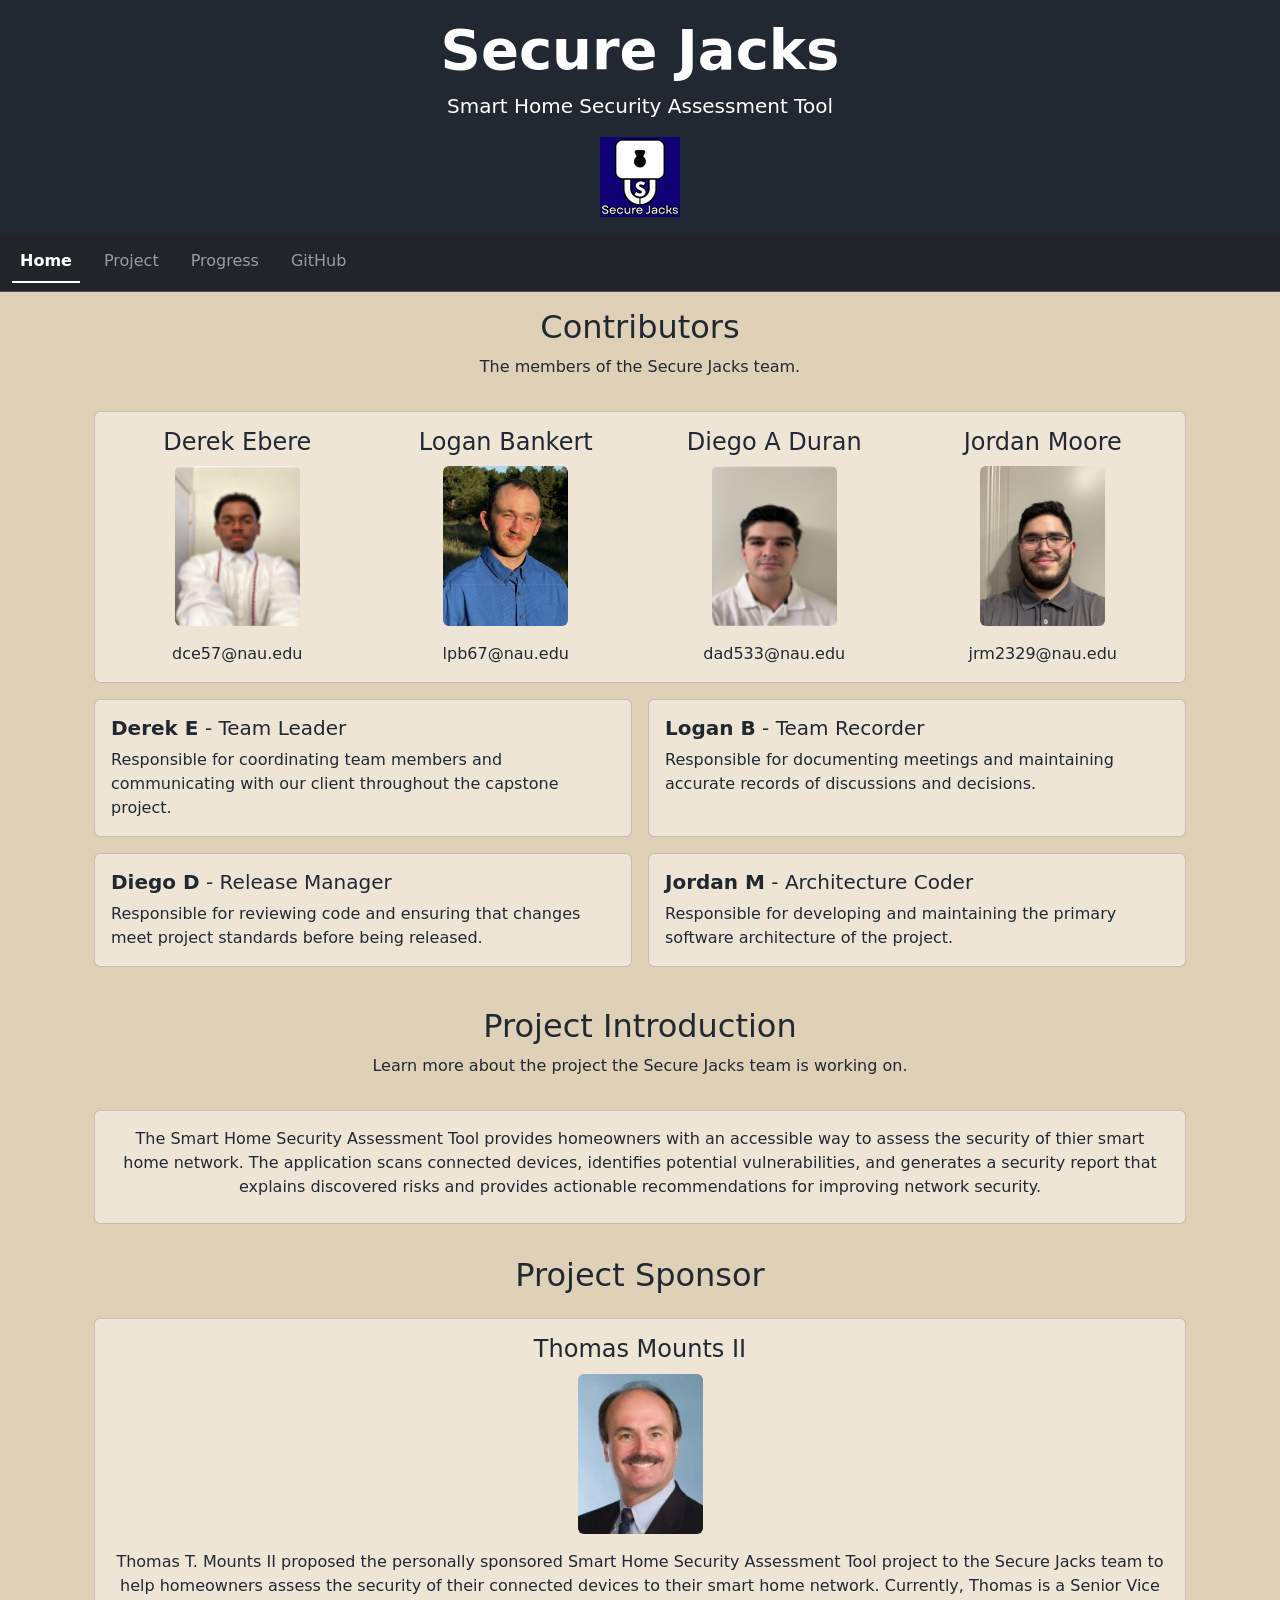
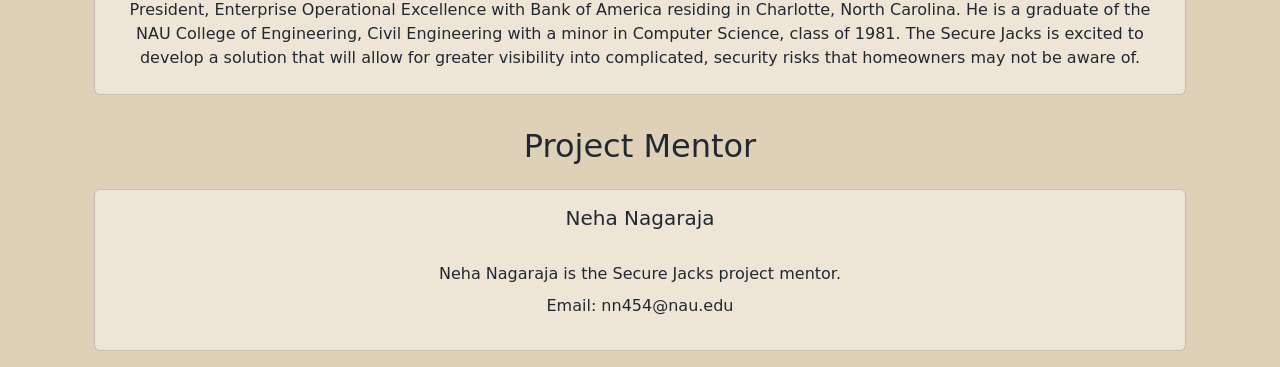
<file: index.html>
<!DOCTYPE html>
<html lang="en">
<head>
    <meta charset="UTF-8">
    <meta name="viewport" content="width=device-width, initial-scale=1.0">
    <title>Secure Jacks Website</title>
   
    <!-- Bootstrap and personal CSS -->
    <link href="https://cdn.jsdelivr.net/npm/bootstrap@5.3.3/dist/css/bootstrap.min.css" rel="stylesheet">
    <link rel="stylesheet" href="./styles/styles.css">
</head>
<body>
    <header class="text-center">
        <div class="container pt-3">
            <h1 class="display-4 fw-bold">Secure Jacks</h1>
            <p class="lead">Smart Home Security Assessment Tool</p>
            <img src="./images/TeamLogo.png" alt="Secure Jacks Team Logo" class="mb-3 teamLogo">
        </div>

        <nav class="navbar navbar-expand-lg bg-dark border-bottom border-body" data-bs-theme="dark">
            <div class="container-fluid">
                <button class="navbar-toggler mx-auto" type="button" data-bs-toggle="collapse" data-bs-target="#navbarNav" aria-controls="navbarNav" aria-expanded="false" aria-label="Toggle navigation">
                    <span class="navbar-toggler-icon"></span>
                </button>
                <div class="collapse navbar-collapse" id="navbarNav">
                <ul class="navbar-nav nav-underline">
                    <li class="nav-item">
                    <a class="nav-link active" aria-current="page" href="./index.html">Home</a>
                    </li>
                    <li class="nav-item">
                    <a class="nav-link" href="./project.html">Project</a>
                    </li>
                    <li class="nav-item">
                    <a class="nav-link" href="./progress.html">Progress</a>
                    </li>
                    <li class="nav-item">
                    <a class="nav-link" href="./codebase.html">GitHub</a>
                    </li>
                </ul>
                </div>
            </div>
        </nav>
    </header>
    
    <!-- main content of site -->
    <main class="container">

        <!-- Contributor Section -->
        <section>
            <div class="text-center py-3">
                <h2>Contributors</h2>
                <p>The members of the Secure Jacks team.</p>
            </div>

            <div class="container mb-3">
                <div class="card">
                    <div class="card-body">
                        <!-- g-3 adds responsive spacing between vertical stacked cards -->
                        <div class="row text-center g-3">
                            <div class="col-12 col-md-3">
                                <h4>Derek Ebere</h4>
                                <img src="./images/derek.png" alt="Derek Ebere" class="memberImage img-fluid rounded">
                                <p class="mt-3 mb-0">dce57@nau.edu</p>
                            </div>

                            <div class="col-12 col-md-3">
                                <h4>Logan Bankert</h4>
                                <img src="./images/logan.png" alt="Logan Bankert" class="memberImage img-fluid rounded">
                                <p class="mt-3 mb-0">lpb67@nau.edu</p>
                            </div>

                            <div class="col-12 col-md-3">
                                <h4>Diego A Duran</h4>
                                <img src="./images/diego.png" alt="Diego A Duran" class="memberImage img-fluid rounded">
                                <p class="mt-3 mb-0">dad533@nau.edu</p>
                            </div>

                            <div class="col-12 col-md-3">
                                <h4>Jordan Moore</h4>
                                <img src="./images/updated_jordan.png" alt="Jordan Moore" class="memberImage img-fluid rounded">
                                <p class="mt-3 mb-0">jrm2329@nau.edu</p>
                            </div>
                        </div>
                    </div>
                </div>
            </div>
        </section>

        <!--Team Details Section-->
        <div class="container mb-4">
            <div class="row g-3">

                <div class="col-md-6">
                    <div class="card h-100">
                        <div class="card-body">
                            <h5 class="card-title"><strong>Derek E</strong> - Team Leader</h5>
                            <p class="card-text">
                                Responsible for coordinating team members and communicating
                                with our client throughout the capstone project.
                            </p>
                        </div>
                    </div>
                </div>

                <div class="col-md-6">
                    <div class="card h-100">
                        <div class="card-body">
                            <h5 class="card-title"><strong>Logan B</strong> - Team Recorder</h5>
                            <p class="card-text">
                                Responsible for documenting meetings and maintaining accurate
                                records of discussions and decisions.
                            </p>
                        </div>
                    </div>
                </div>

                <div class="col-md-6">
                    <div class="card h-100">
                        <div class="card-body">
                            <h5 class="card-title"><strong>Diego D</strong> - Release Manager</h5>
                            <p class="card-text">
                                Responsible for reviewing code and ensuring that changes meet
                                project standards before being released.
                            </p>
                        </div>
                    </div>
                </div>

                <div class="col-md-6">
                    <div class="card h-100">
                        <div class="card-body">
                            <h5 class="card-title"><strong>Jordan M</strong> - Architecture Coder</h5>
                            <p class="card-text">
                                Responsible for developing and maintaining the primary software
                                architecture of the project.
                            </p>
                        </div>
                    </div>
                </div>

            </div>
        </div>

        <!-- Project Introduction Section -->
        <section>
            <div class="text-center py-3">
                <h2>Project Introduction</h2>
                <p>Learn more about the project the Secure Jacks team is working on.</p>
            </div>

            <div class="container mb-3">
                <div class="card">
                    <div class="card-body">
                        <div class="row text-center">
                            <p class="mb-2">The Smart Home Security Assessment Tool provides homeowners with an accessible way to assess the 
                                security of thier smart home network. The application scans connected devices, identifies potential vulnerabilities, 
                                and generates a security report that explains discovered risks and provides actionable recommendations for improving network security.
							</p>
                        </div>
                    </div>
                </div>
            </div>
        </section>

        <!-- Sponsor information Section -->
        <section>
            <div class="text-center py-3">
                <h2>Project Sponsor</h2>
            </div>

            <div class="container mb-3">
                <div class="card">
                    <div class="text-center g-3">
                        <h4 class="pt-3">Thomas Mounts II</h4>
                        <img src="./images/thomasmounts.jpg" alt="Thomas Mounts II" class="memberImage img-fluid rounded">
                    </div>
                    <div class="card-body">
                        <div class="row text-center">
                            <p class="mb-2">Thomas T. Mounts II proposed the personally sponsored Smart Home Security Assessment Tool project to the Secure Jacks team to help homeowners assess the security of their connected devices to their smart home network. Currently, Thomas is a Senior Vice President, Enterprise Operational Excellence with Bank of America residing in Charlotte, North Carolina. He is a graduate of the NAU College of Engineering,  Civil Engineering with a minor in Computer Science, class of 1981. The Secure Jacks is excited to develop a solution that will allow for greater visibility into complicated, security risks that homeowners may not be aware of.
							</p>
                        </div>
                    </div>
                </div>
            </div>
        </section>

        <!-- Project mentor section -->
        <section>
            <div class="text-center py-3">
                <h2>Project Mentor</h2>
            </div>

            <div class="container mb-3">
                <div class="card">
                    <div class="card-title">
                        <h5 class="text-center pt-3">Neha Nagaraja</h5>
                    </div>
                    <div class="card-body">
                        <div class="row text-center">
                            <p class="mb-2">Neha Nagaraja is the Secure Jacks project mentor.</p>
                            <p>Email: nn454@nau.edu</p>
                        </div>
                    </div>
                </div>
            </div>
        </section>
    </main>

    <!-- Required for mobile navigation toggling -->
    <script src="https://cdn.jsdelivr.net/npm/bootstrap@5.3.3/dist/js/bootstrap.bundle.min.js"></script>
</body>
</html>
</file>
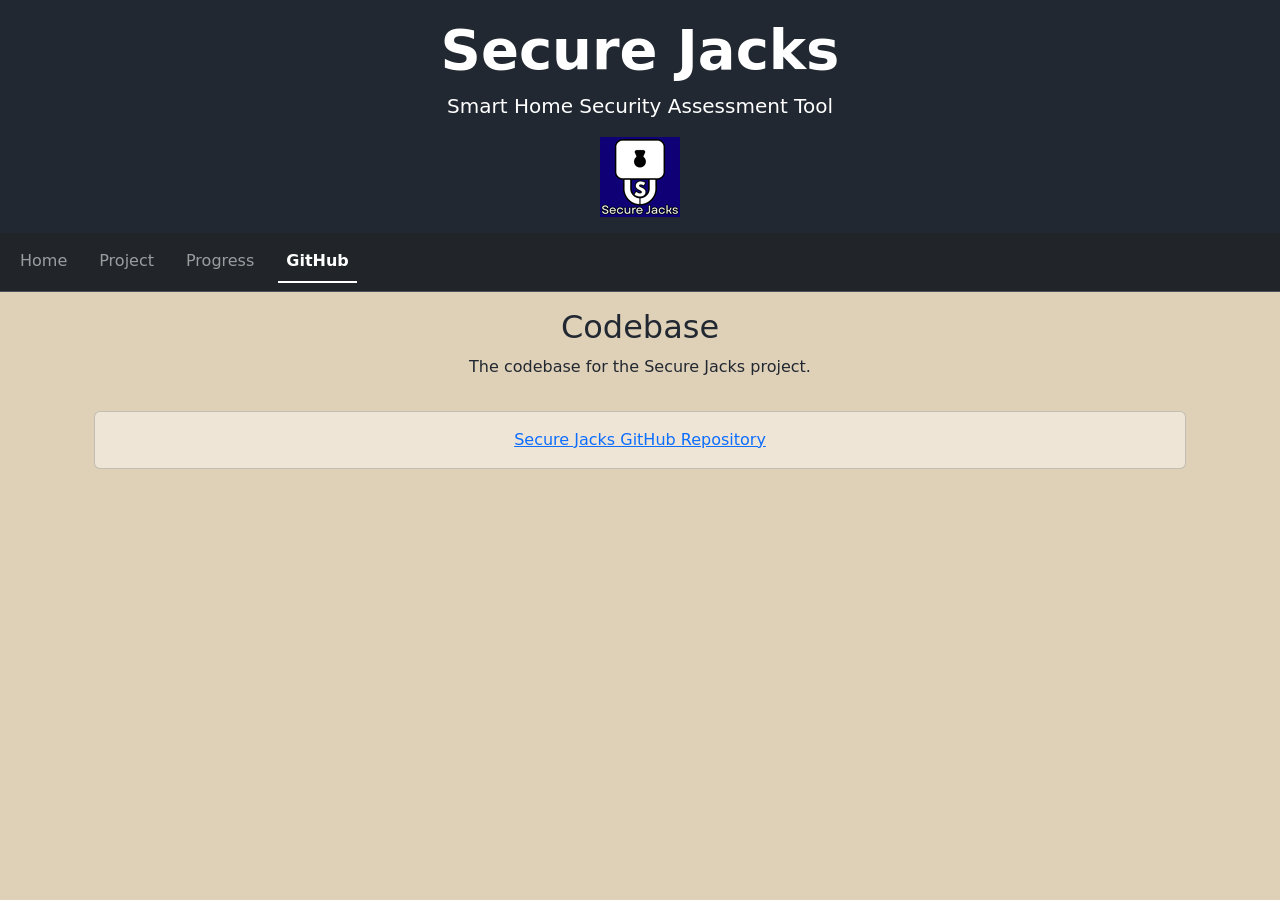
<file: codebase.html>
<!DOCTYPE html>
<html lang="en">
<head>
    <meta charset="UTF-8">
    <meta name="viewport" content="width=device-width, initial-scale=1.0">
    <title>Secure Jacks Website</title>
   
    <!-- Bootstrap and personal CSS -->
    <link href="https://cdn.jsdelivr.net/npm/bootstrap@5.3.3/dist/css/bootstrap.min.css" rel="stylesheet">
    <link rel="stylesheet" href="./styles/styles.css">
</head>
<body>
    <header class="text-center">
        <div class="container pt-3">
            <h1 class="display-4 fw-bold">Secure Jacks</h1>
            <p class="lead">Smart Home Security Assessment Tool</p>
            <img src="./images/TeamLogo.png" alt="Secure Jacks Team Logo" class="mb-3 teamLogo">
        </div>

        <nav class="navbar navbar-expand-lg bg-dark border-bottom border-body" data-bs-theme="dark">
            <div class="container-fluid">
                <button class="navbar-toggler mx-auto" type="button" data-bs-toggle="collapse" data-bs-target="#navbarNav" aria-controls="navbarNav" aria-expanded="false" aria-label="Toggle navigation">
                    <span class="navbar-toggler-icon"></span>
                </button>
                <div class="collapse navbar-collapse" id="navbarNav">
                <ul class="navbar-nav nav-underline">
                    <li class="nav-item">
                    <a class="nav-link" aria-current="page" href="./index.html">Home</a>
                    </li>
                    <li class="nav-item">
                    <a class="nav-link" href="./project.html">Project</a>
                    </li>
                    <li class="nav-item">
                    <a class="nav-link" href="./progress.html">Progress</a>
                    </li>
                    <li class="nav-item">
                    <a class="nav-link active" href="./codebase.html">GitHub</a>
                    </li>
                </ul>
                </div>
            </div>
        </nav>
    </header>
    
    <!-- main content of site -->
    <main class="container">

        <!-- Codebase section-->
        <section>
            <div class="text-center py-3">
                <h2>Codebase</h2>
                <p>The codebase for the Secure Jacks project.</p>
            </div>

            <div class="container mb-3">
                <div class="card">
                    <div class="card-body">
                        <div class="row text-center">
                            <p class="mb-0">
                                <a href="https://github.com/loganb7869/SmartHomeSecurityAssessmentTool" target="_blank">
                                    Secure Jacks GitHub Repository
                                </a>
                            </p>
                        </div>
                    </div>
                </div>
            </div>
        </section>
    </main>

    <!-- Required for mobile navbar toggling -->
    <script src="https://cdn.jsdelivr.net/npm/bootstrap@5.3.3/dist/js/bootstrap.bundle.min.js"></script>
</body>
</html>
</file>
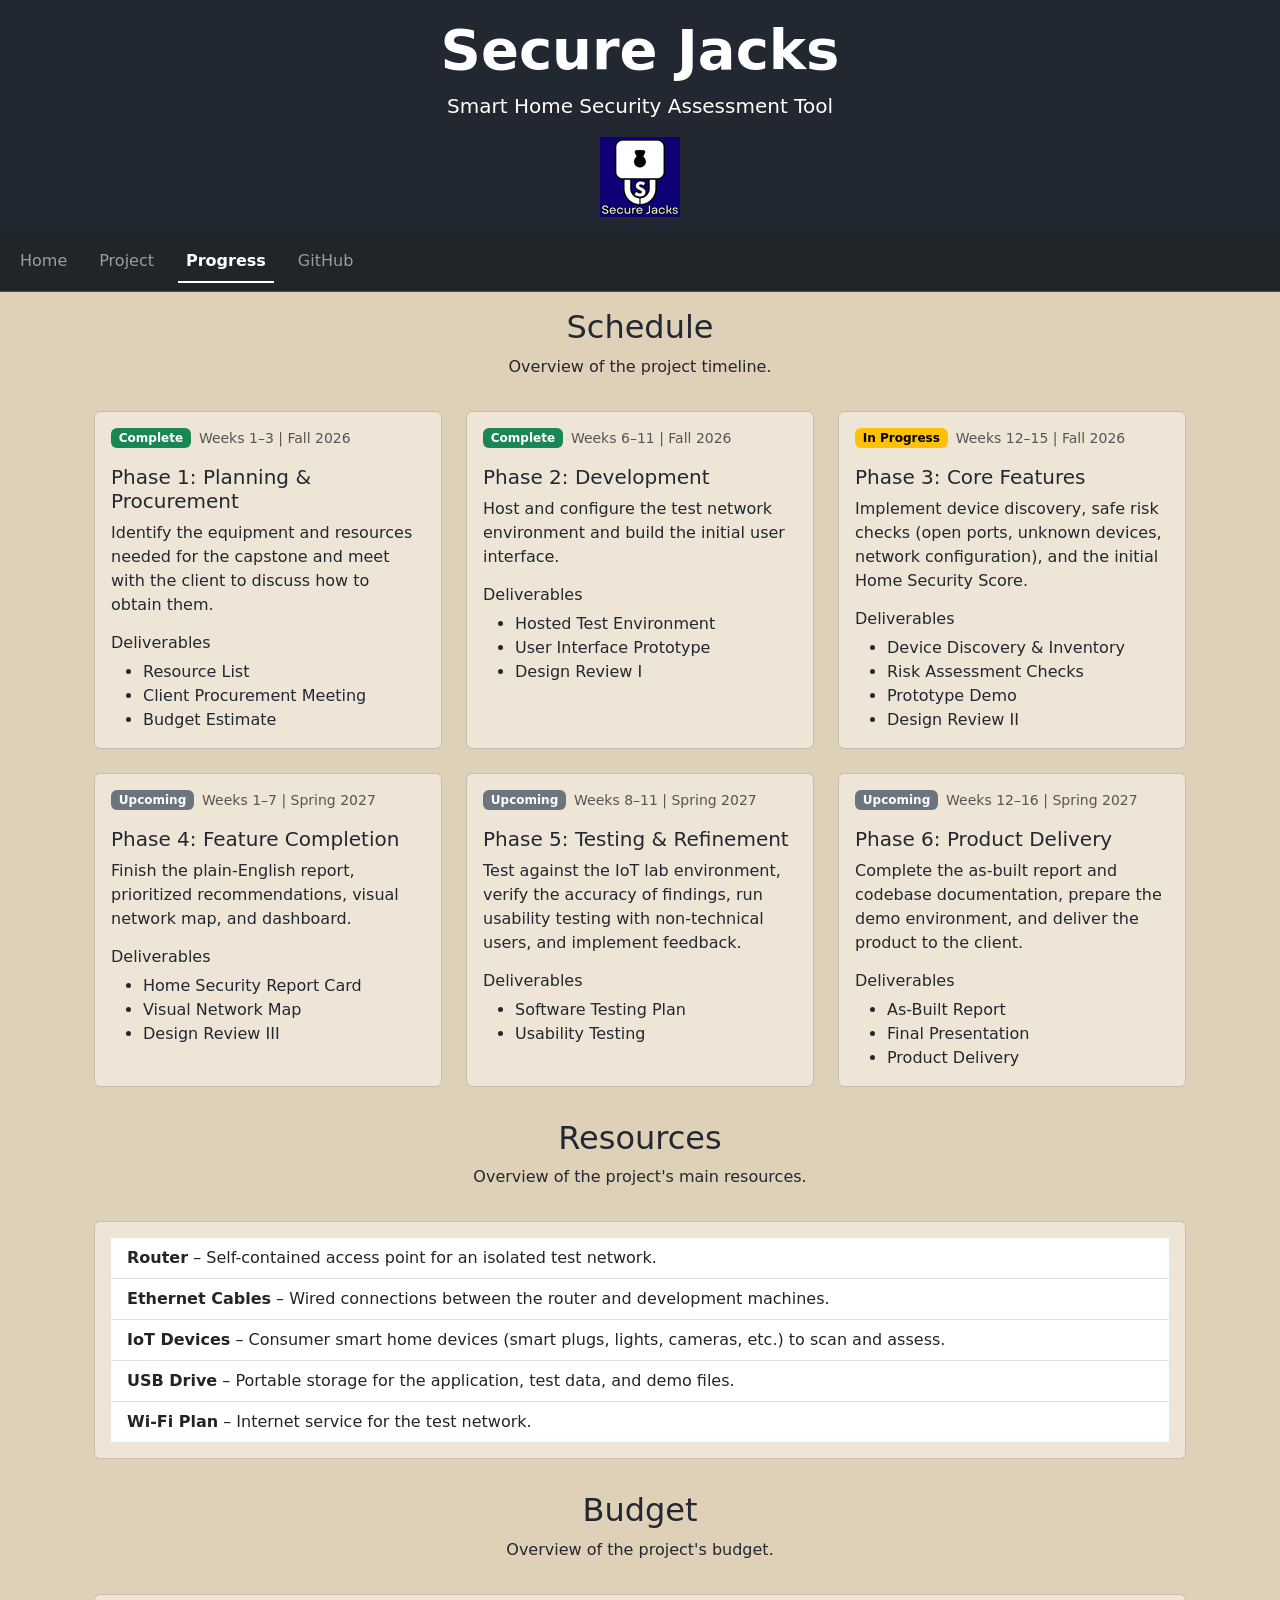
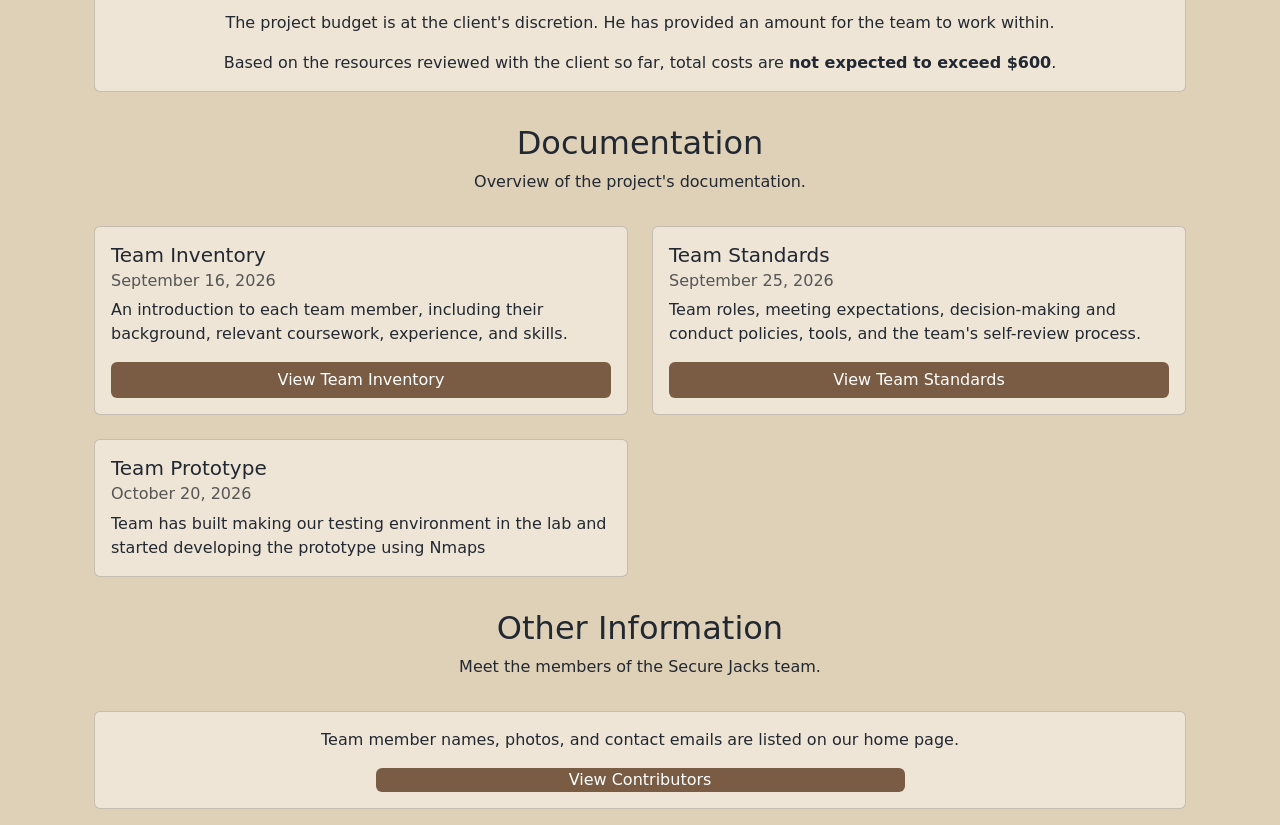
<file: progress.html>
<!DOCTYPE html>
<html lang="en">
<head>
    <meta charset="UTF-8">
    <meta name="viewport" content="width=device-width, initial-scale=1.0">
    <title>Secure Jacks Website</title>
   
    <!-- Bootstrap and personal CSS -->
    <link href="https://cdn.jsdelivr.net/npm/bootstrap@5.3.3/dist/css/bootstrap.min.css" rel="stylesheet">
    <link rel="stylesheet" href="./styles/styles.css">
</head>
<body>
    <header class="text-center">
        <div class="container pt-3">
            <h1 class="display-4 fw-bold">Secure Jacks</h1>
            <p class="lead">Smart Home Security Assessment Tool</p>
            <img src="./images/TeamLogo.png" alt="Secure Jacks Team Logo" class="mb-3 teamLogo">
        </div>

        <nav class="navbar navbar-expand-lg bg-dark border-bottom border-body" data-bs-theme="dark">
            <div class="container-fluid">
                <button class="navbar-toggler mx-auto" type="button" data-bs-toggle="collapse" data-bs-target="#navbarNav" aria-controls="navbarNav" aria-expanded="false" aria-label="Toggle navigation">
                    <span class="navbar-toggler-icon"></span>
                </button>
                <div class="collapse navbar-collapse" id="navbarNav">
                <ul class="navbar-nav nav-underline">
                    <li class="nav-item">
                    <a class="nav-link" aria-current="page" href="./index.html">Home</a>
                    </li>
                    <li class="nav-item">
                    <a class="nav-link" href="./project.html">Project</a>
                    </li>
                    <li class="nav-item">
                    <a class="nav-link active" href="./progress.html">Progress</a>
                    </li>
                    <li class="nav-item">
                    <a class="nav-link" href="./codebase.html">GitHub</a>
                    </li>
                </ul>
                </div>
            </div>
        </nav>
    </header>
    
    <!-- main content of site -->
    <main class="container">

        <!-- Schedule section-->
        <section>
            <div class="text-center py-3">
                <h2>Schedule</h2>
                <p>Overview of the project timeline.</p>
            </div>
 
            <div class="container mb-3">
                <div class="row row-cols-1 row-cols-md-2 row-cols-lg-3 g-4">
 
                    <!-- Phase 1 -->
                    <div class="col">
                        <div class="card card-body h-100">
                            <div class="d-flex align-items-center gap-2 mb-3">
                                <span class="badge text-bg-success">Complete</span>
                                <span class="small text-body-secondary">Weeks 1&ndash;3 | Fall 2026</span>
                            </div>
                            <h5>Phase 1: Planning &amp; Procurement</h5>
                            <p>Identify the equipment and resources needed for the capstone and meet with the client to discuss how to obtain them.</p>
                            <h6>Deliverables</h6>
                            <ul class="mb-0">
                                <li>Resource List</li>
                                <li>Client Procurement Meeting</li>
                                <li>Budget Estimate</li>
                            </ul>
                        </div>
                    </div>
 
                    <!-- Phase 2 -->
                    <div class="col">
                        <div class="card card-body h-100">
                            <div class="d-flex align-items-center gap-2 mb-3">
                                <span class="badge text-bg-success">Complete</span>
                                <span class="small text-body-secondary">Weeks 6&ndash;11 | Fall 2026</span>
                            </div>
                            <h5>Phase 2: Development</h5>
                            <p>Host and configure the test network environment and build the initial user interface.</p>
                            <h6>Deliverables</h6>
                            <ul class="mb-0">
                                <li>Hosted Test Environment</li>
                                <li>User Interface Prototype</li>
                                <li>Design Review I</li>
                            </ul>
                        </div>
                    </div>
 
                    <!-- Phase 3 -->
                    <div class="col">
                        <div class="card card-body h-100">
                            <div class="d-flex align-items-center gap-2 mb-3">
                                <span class="badge text-bg-warning">In Progress</span>
                                <span class="small text-body-secondary">Weeks 12&ndash;15 | Fall 2026</span>
                            </div>
                            <h5>Phase 3: Core Features</h5>
                            <p>Implement device discovery, safe risk checks (open ports, unknown devices, network configuration), and the initial Home Security Score.</p>
                            <h6>Deliverables</h6>
                            <ul class="mb-0">
                                <li>Device Discovery &amp; Inventory</li>
                                <li>Risk Assessment Checks</li>
                                <li>Prototype Demo</li>
                                <li>Design Review II</li>
                            </ul>
                        </div>
                    </div>
 
                    <!-- Phase 4 -->
                    <div class="col">
                        <div class="card card-body h-100">
                            <div class="d-flex align-items-center gap-2 mb-3">
                                <span class="badge text-bg-secondary">Upcoming</span>
                                <span class="small text-body-secondary">Weeks 1&ndash;7 | Spring 2027</span>
                            </div>
                            <h5>Phase 4: Feature Completion</h5>
                            <p>Finish the plain-English report, prioritized recommendations, visual network map, and dashboard.</p>
                            <h6>Deliverables</h6>
                            <ul class="mb-0">
                                <li>Home Security Report Card</li>
                                <li>Visual Network Map</li>
                                <li>Design Review III</li>
                            </ul>
                        </div>
                    </div>
 
                    <!-- Phase 5 -->
                    <div class="col">
                        <div class="card card-body h-100">
                            <div class="d-flex align-items-center gap-2 mb-3">
                                <span class="badge text-bg-secondary">Upcoming</span>
                                <span class="small text-body-secondary">Weeks 8&ndash;11 | Spring 2027</span>
                            </div>
                            <h5>Phase 5: Testing &amp; Refinement</h5>
                            <p>Test against the IoT lab environment, verify the accuracy of findings, run usability testing with non-technical users, and implement feedback.</p>
                            <h6>Deliverables</h6>
                            <ul class="mb-0">
                                <li>Software Testing Plan</li>
                                <li>Usability Testing</li>
                            </ul>
                        </div>
                    </div>
 
                    <!-- Phase 6 -->
                    <div class="col">
                        <div class="card card-body h-100">
                            <div class="d-flex align-items-center gap-2 mb-3">
                                <span class="badge text-bg-secondary">Upcoming</span>
                                <span class="small text-body-secondary">Weeks 12&ndash;16 | Spring 2027</span>
                            </div>
                            <h5>Phase 6: Product Delivery</h5>
                            <p>Complete the as-built report and codebase documentation, prepare the demo environment, and deliver the product to the client.</p>
                            <h6>Deliverables</h6>
                            <ul class="mb-0">
                                <li>As-Built Report</li>
                                <li>Final Presentation</li>
                                <li>Product Delivery</li>
                            </ul>
                        </div>
                    </div>
 
                </div>
            </div>
        </section>
        
        <!-- Resources section-->
        <section>
            <div class="text-center py-3">
                <h2>Resources</h2>
                <p>Overview of the project's main resources.</p>
            </div>
 
            <div class="container mb-3">
                <div class="card">
                    <div class="card-body">
                        <ul class="list-group list-group-flush">
                            <li class="list-group-item"><strong>Router</strong> &ndash; Self-contained access point for an isolated test network.</li>
                            <li class="list-group-item"><strong>Ethernet Cables</strong> &ndash; Wired connections between the router and development machines.</li>
                            <li class="list-group-item"><strong>IoT Devices</strong> &ndash; Consumer smart home devices (smart plugs, lights, cameras, etc.) to scan and assess.</li>
                            <li class="list-group-item"><strong>USB Drive</strong> &ndash; Portable storage for the application, test data, and demo files.</li>
                            <li class="list-group-item"><strong>Wi-Fi Plan</strong> &ndash; Internet service for the test network.</li>
                        </ul>
                    </div>
                </div>
            </div>
        </section>

        <!-- Budget section-->
        <section>
            <div class="text-center py-3">
                <h2>Budget</h2>
                <p>Overview of the project's budget.</p>
            </div>
 
            <div class="container mb-3">
                <div class="card">
                    <div class="card-body">
                        <div class="row text-center">
                            <p>The project budget is at the client's discretion. He has provided an amount for the team to work within.</p>
                            <p class="mb-0">Based on the resources reviewed with the client so far, total costs are <strong>not expected to exceed $600</strong>.</p>
                        </div>
                    </div>
                </div>
            </div>
        </section>

        <!-- Documentation section-->
        <section>
            <div class="text-center py-3">
                <h2>Documentation</h2>
                <p>Overview of the project's documentation.</p>
            </div>
 
            <div class="container mb-3">
                <div class="row row-cols-1 row-cols-md-2 g-4">
 
                    <!-- Team Inventory -->
                    <div class="col">
                        <div class="card h-100">
                            <div class="card-body d-flex flex-column">
                                <h5 class="card-title">Team Inventory</h5>
                                <h6 class="card-subtitle mb-2 text-body-secondary">September 16, 2026</h6>
                                <p class="card-text">An introduction to each team member, including their background, relevant coursework, experience, and skills.</p>
                                <a href="https://docs.google.com/document/d/1MY58AnepzjYf_yxYI8kS4NvyCmBQbCe8HjOVp4h20Oc/edit?usp=sharing" target="_blank" class="btn btn-documentation mt-auto">View Team Inventory</a>
                            </div>
                        </div>
                    </div>
 
                    <!-- Team Standards -->
                    <div class="col">
                        <div class="card h-100">
                            <div class="card-body d-flex flex-column">
                                <h5 class="card-title">Team Standards</h5>
                                <h6 class="card-subtitle mb-2 text-body-secondary">September 25, 2026</h6>
                                <p class="card-text">Team roles, meeting expectations, decision-making and conduct policies, tools, and the team's self-review process.</p>
                                <a href="https://docs.google.com/document/d/1jRy7FXTdLEGb4jSBRnoy2tzn6nlxwos5tAv2_0aJyT8/edit?usp=sharing" target="_blank" class="btn btn-documentation mt-auto">View Team Standards</a>
                            </div>
                        </div>
                    </div>

                    <!-- Team Prototype -->
                    <div class="col">
                        <div class="card h-100">
                            <div class="card-body d-flex flex-column">
                                <h5 class="card-title">Team Prototype</h5>
                                <h6 class="card-subtitle mb-2 text-body-secondary">October 20, 2026</h6>
                                <p class="card-text">Team has built making our testing environment in the lab and started developing the prototype using Nmaps</p>
                            </div>
                        </div>
                    </div>
 
                </div>
            </div>
        </section>
        <!-- Other information section-->
                <!-- Other information section-->
        <section>
            <div class="text-center py-3">
                <h2>Other Information</h2>
                <p>Meet the members of the Secure Jacks team.</p>
            </div>

            <div class="container mb-3">
                <div class="card">
                    <div class="card-body text-center">
                        <p>Team member names, photos, and contact emails are listed on our home page.</p>
                       <a class="nav-link btn btn-documentation w-50 mt-auto mx-auto" aria-current="page" href="./index.html">View Contributors</a>
                    </div>
                </div>
            </div>
        </section>
    </main>

    <!-- Required for mobile navbar toggling -->
    <script src="https://cdn.jsdelivr.net/npm/bootstrap@5.3.3/dist/js/bootstrap.bundle.min.js"></script>
</body>
</html>
</file>
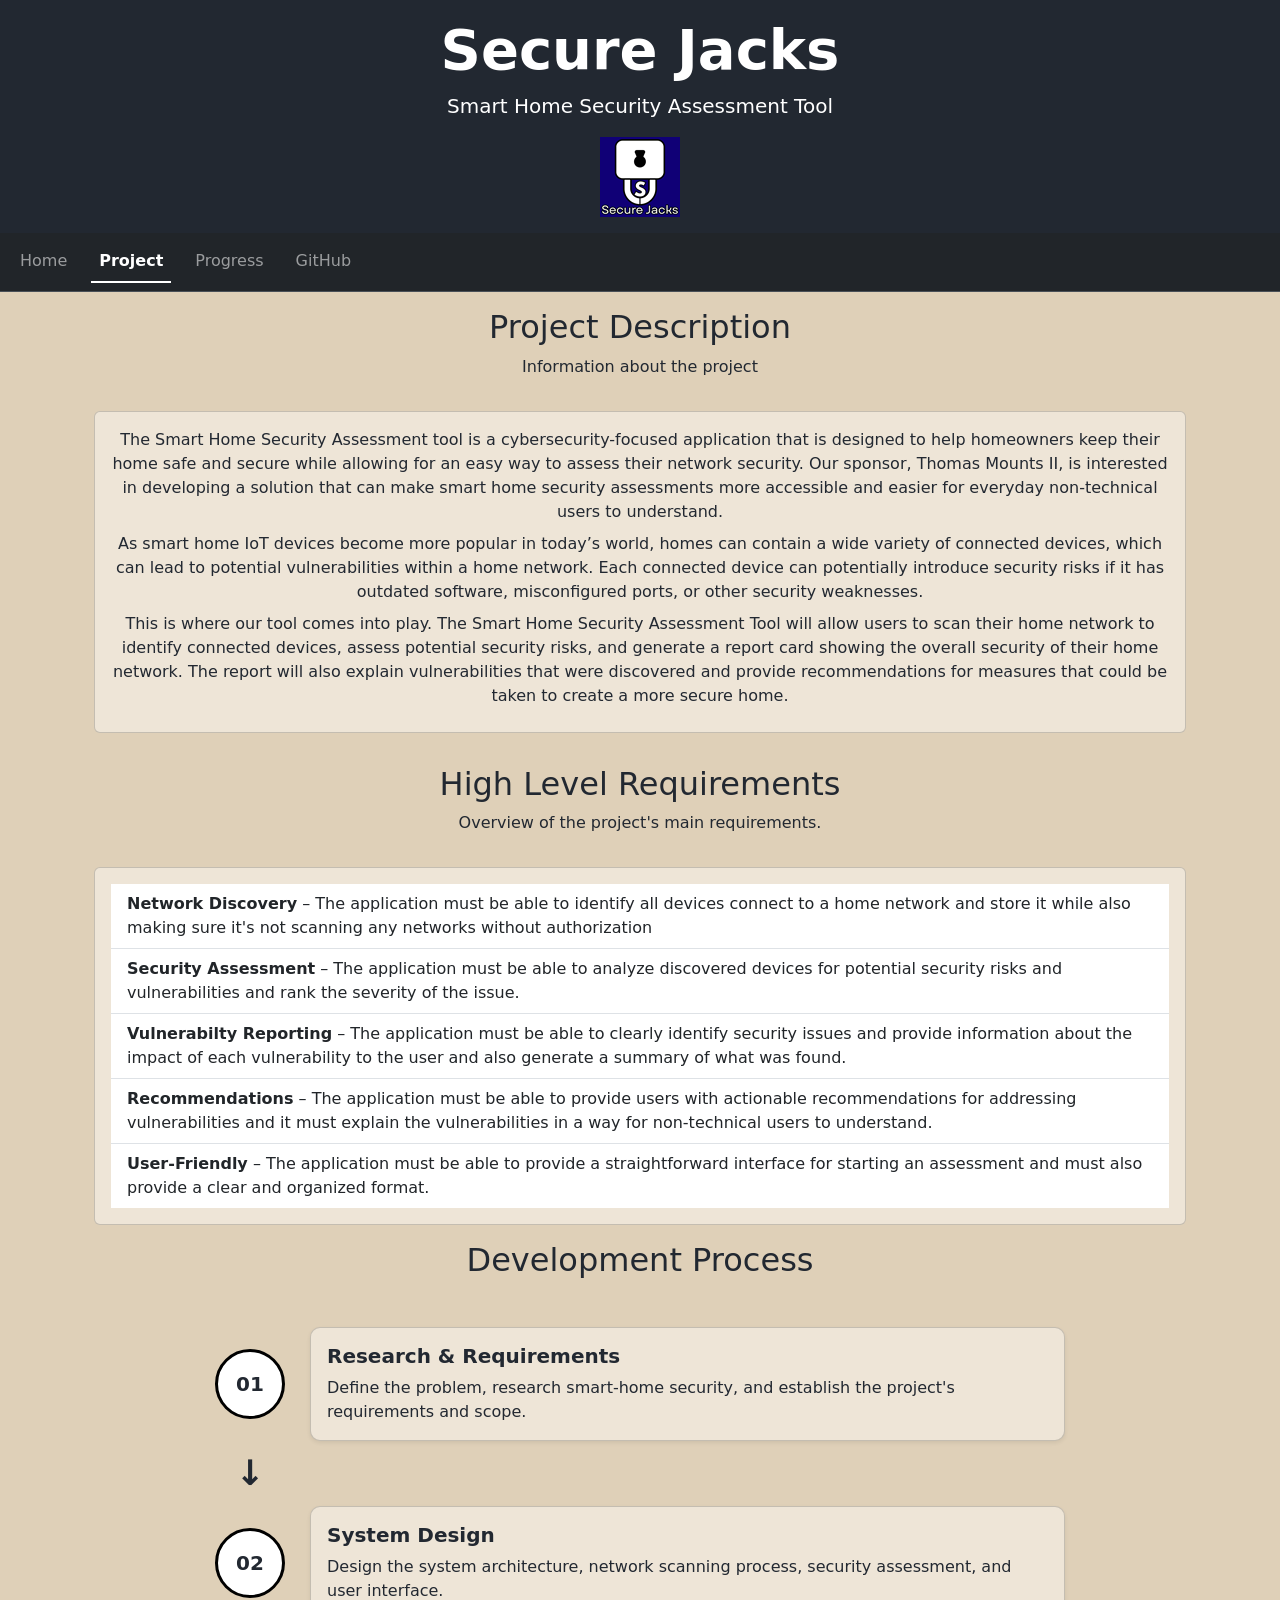
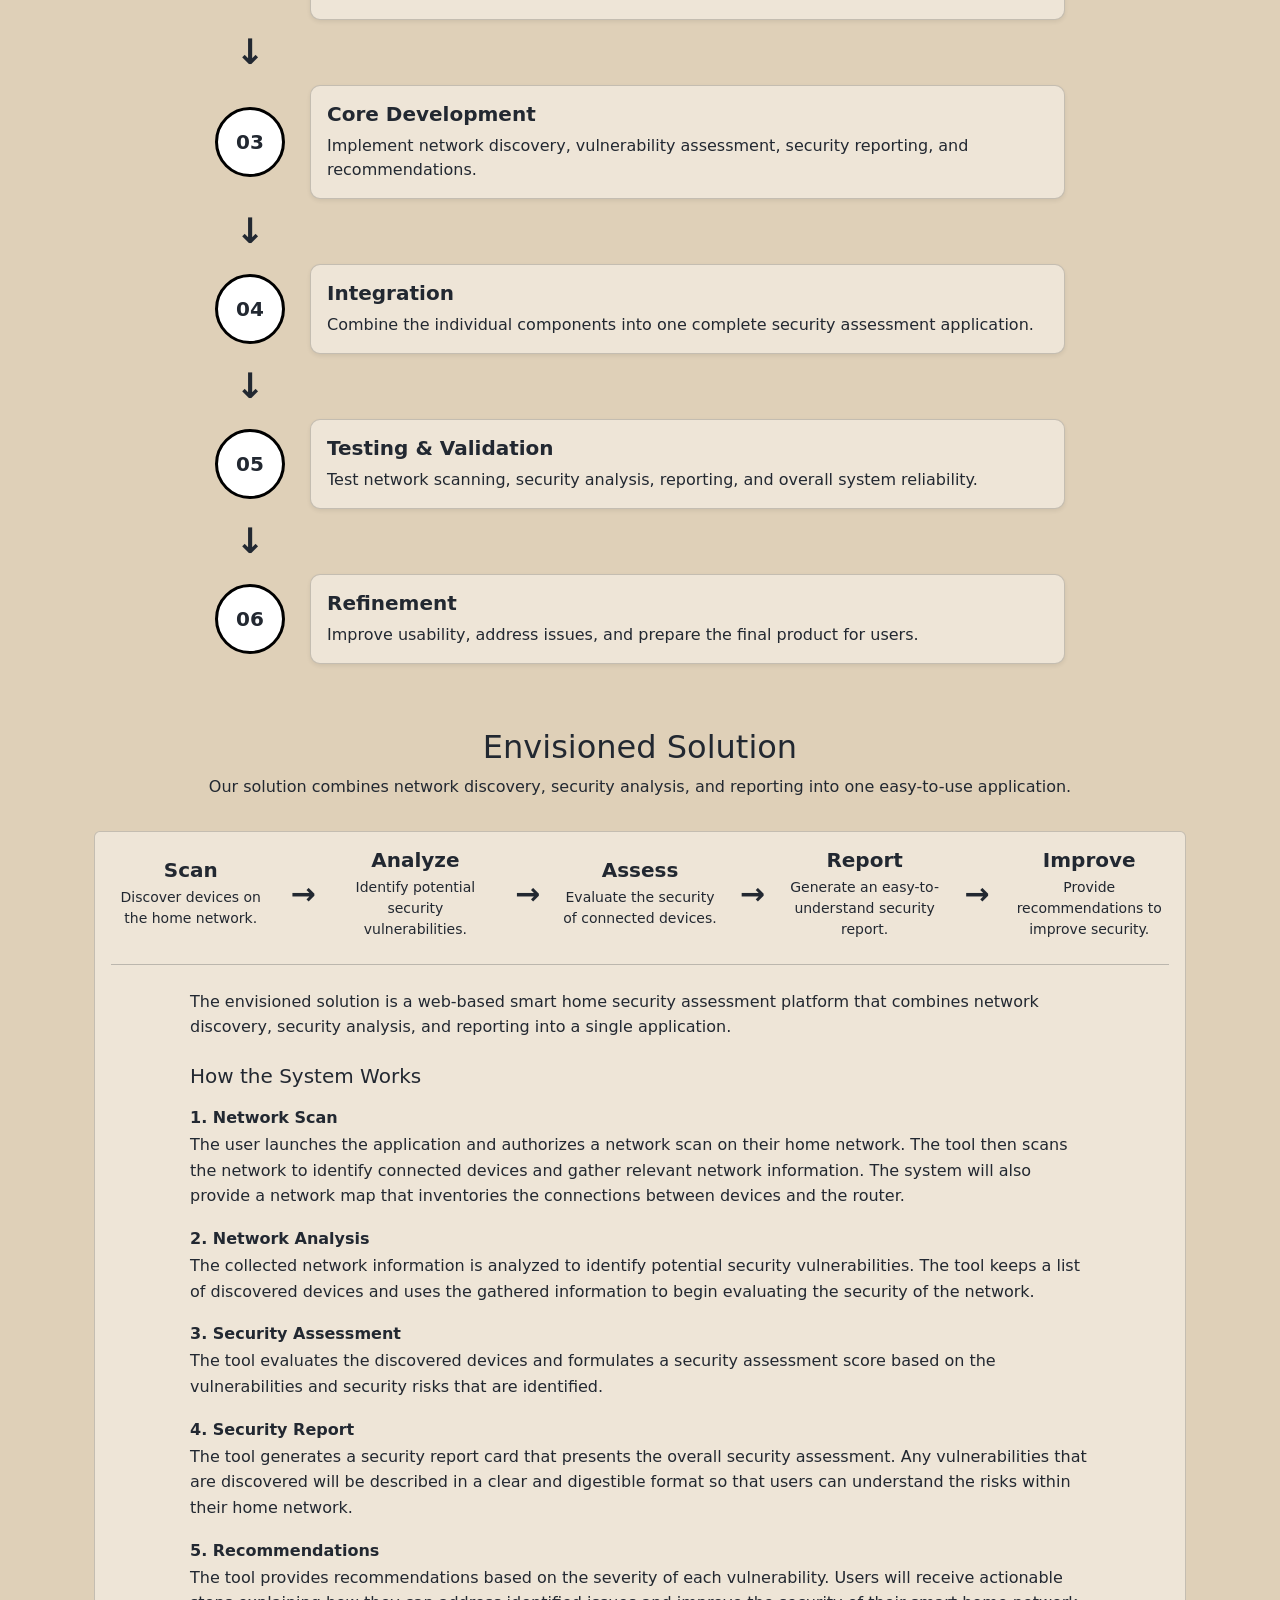
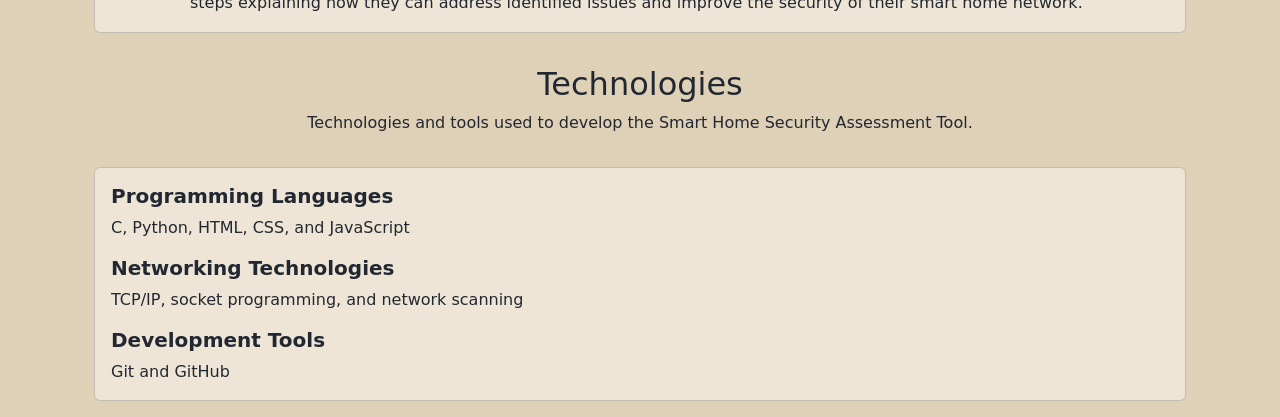
<file: project.html>
<!DOCTYPE html>
<html lang="en">
<head>
    <meta charset="UTF-8">
    <meta name="viewport" content="width=device-width, initial-scale=1.0">
    <title>Secure Jacks Website</title>
   
    <!-- Bootstrap and personal CSS -->
    <link href="https://cdn.jsdelivr.net/npm/bootstrap@5.3.3/dist/css/bootstrap.min.css" rel="stylesheet">
    <link rel="stylesheet" href="./styles/styles.css">
</head>
<body>
    <header class="text-center">
        <div class="container pt-3">
            <h1 class="display-4 fw-bold">Secure Jacks</h1>
            <p class="lead">Smart Home Security Assessment Tool</p>
            <img src="./images/TeamLogo.png" alt="Secure Jacks Team Logo" class="mb-3 teamLogo">
        </div>

        <nav class="navbar navbar-expand-lg bg-dark border-bottom border-body" data-bs-theme="dark">
            <div class="container-fluid">
                <button class="navbar-toggler mx-auto" type="button" data-bs-toggle="collapse" data-bs-target="#navbarNav" aria-controls="navbarNav" aria-expanded="false" aria-label="Toggle navigation">
                    <span class="navbar-toggler-icon"></span>
                </button>
                <div class="collapse navbar-collapse" id="navbarNav">
                <ul class="navbar-nav nav-underline">
                    <li class="nav-item">
                    <a class="nav-link" aria-current="page" href="./index.html">Home</a>
                    </li>
                    <li class="nav-item">
                    <a class="nav-link active" href="./project.html">Project</a>
                    </li>
                    <li class="nav-item">
                    <a class="nav-link" href="./progress.html">Progress</a>
                    </li>
                    <li class="nav-item">
                    <a class="nav-link" href="./codebase.html">GitHub</a>
                    </li>
                </ul>
                </div>
            </div>
        </nav>
    </header>
    
    <!-- main content of site -->
    <main class="container">

        <!-- Project status section-->
        <section>
            <div class="text-center py-3">
                <h2>Project Description</h2>
                <p>Information about the project</p> 
            </div>

            <div class="container mb-3">
                <div class="card">
                    <div class="card-body">
                        <div class="row text-center">
                            <p class="mb-2"> The Smart Home Security Assessment tool is a cybersecurity-focused application that is designed to help homeowners keep their home 
                                safe and secure while allowing for an easy way to assess their network security. Our sponsor, Thomas Mounts II, is interested in developing 
                                a solution that can make smart home security assessments more accessible and easier for everyday non-technical users to understand.  
                            </p>
                            <p class="mb-2">
                                As smart home IoT devices become more popular in today’s world, homes can contain a wide variety of connected devices, which can lead 
                                to potential vulnerabilities within a home network. Each connected device can potentially introduce security risks if it has outdated 
                                software, misconfigured ports, or other security weaknesses.
                            </p> 
                            <p class="mb-2"> This is where our tool comes into play. The Smart Home Security Assessment Tool will allow users to scan their home network to identify 
                                connected devices, assess potential security risks, and generate a report card showing the overall security of their home network. 
                                The report will also explain vulnerabilities that were discovered and provide recommendations for measures that could be taken to create 
                                a more secure home.                            </p>
                        </div>
                    </div>
                </div>
            </div>
        </section>

        <!-- High level requirements section-->
        <section>
            <div class="text-center py-3">
                <h2>High Level Requirements</h2>
                <p>Overview of the project's main requirements.</p>
            </div>

            <div class="container mb-3">
                <div class="card">
                    <div class="card-body">
                        <div class="row">
                            <div class="col-12">
                                <ul class="list-group list-group-flush">
                                    <li class="list-group-item"><strong>Network Discovery</strong> &ndash; The application must be able to identify all devices connect to a home network and store it while also 
                                        making sure it's not scanning any networks without authorization</li>
                                    <li class="list-group-item"><strong>Security Assessment</strong> &ndash; The application must be able to analyze discovered devices for potential security risks and 
                                        vulnerabilities and rank the severity of the issue.</li>
                                    <li class="list-group-item"><strong>Vulnerabilty Reporting</strong> &ndash; The application must be able to clearly identify security issues and provide information about 
                                        the impact of each vulnerability to the user and also generate a summary of what was found.</li>
                                    <li class="list-group-item"><strong>Recommendations</strong> &ndash; The application must be able to provide users with actionable recommendations for addressing
                                        vulnerabilities and it must explain the vulnerabilities in a way for non-technical users to understand.</li>
                                    <li class="list-group-item"><strong>User-Friendly</strong> &ndash; The application must be able to provide a straightforward interface for starting an assessment 
                                        and must also provide a clear and organized format.</li>
                                </ul>
                            </div>
                        </div>
                    </div>
                </div>
            </div>
        </section>

        <!--Visual Development Process-->
        <div class="container mb-5">
            <h2 class="text-center mb-5">Development Process</h2>
            <div class="development-pipeline">
                <!-- Step 1 -->
                <div class="pipeline-step">
                    <div class="step-number">
                        01
                    </div>
                    <div class="card development-card shadow-sm">
                        <div class="card-body">
                            <h5 class="card-title">
                                Research & Requirements
                            </h5>
                            <p class="card-text">
                                Define the problem, research smart-home security,
                                and establish the project's requirements and scope.
                            </p>
                        </div>
                    </div>
                </div>
                <!-- Arrow -->
                <div class="pipeline-arrow">
                    ↓
                </div>
                <!-- Step 2 -->
                <div class="pipeline-step">
                    <div class="step-number">
                        02
                    </div>
                    <div class="card development-card shadow-sm">
                        <div class="card-body">
                            <h5 class="card-title">
                                System Design
                            </h5>
                            <p class="card-text">
                                Design the system architecture, network scanning
                                process, security assessment, and user interface.
                            </p>
                        </div>
                    </div>
                </div>
                <!-- Arrow -->
                <div class="pipeline-arrow">
                    ↓
                </div>
                <!-- Step 3 -->
                <div class="pipeline-step">
                    <div class="step-number">
                        03
                    </div>
                    <div class="card development-card shadow-sm">
                        <div class="card-body">
                            <h5 class="card-title">
                                Core Development
                            </h5>
                            <p class="card-text">
                                Implement network discovery, vulnerability assessment,
                                security reporting, and recommendations.
                            </p>
                        </div>
                    </div>
                </div>
                <!-- Arrow -->
                <div class="pipeline-arrow">
                    ↓
                </div>
                <!-- Step 4 -->
                <div class="pipeline-step">
                    <div class="step-number">
                        04
                    </div>
                    <div class="card development-card shadow-sm">
                        <div class="card-body">
                            <h5 class="card-title">
                                Integration
                            </h5>
                            <p class="card-text">
                                Combine the individual components into one complete
                                security assessment application.
                            </p>
                        </div>
                    </div>
                </div>
                <!-- Arrow -->
                <div class="pipeline-arrow">
                    ↓
                </div>
                <!-- Step 5 -->
                <div class="pipeline-step">
                    <div class="step-number">
                        05
                    </div>
                    <div class="card development-card shadow-sm">
                        <div class="card-body">
                            <h5 class="card-title">
                                Testing & Validation
                            </h5>
                            <p class="card-text">
                                Test network scanning, security analysis, reporting,
                                and overall system reliability.
                            </p>
                        </div>
                    </div>
                </div>
                <!-- Arrow -->
                <div class="pipeline-arrow">
                    ↓
                </div>
                <!-- Step 6 -->
                <div class="pipeline-step">
                    <div class="step-number">
                        06
                    </div>

                    <div class="card development-card shadow-sm">
                        <div class="card-body">
                            <h5 class="card-title">
                                Refinement
                            </h5>
                            <p class="card-text">
                                Improve usability, address issues, and prepare the
                                final product for users.
                            </p>
                        </div>
                    </div>
                </div>
            </div>
        </div>

        <!-- Envisioned solution section-->
        <section>
            <div class="text-center py-3">
                <h2>Envisioned Solution</h2>
                <p>
                    Our solution combines network discovery, security analysis,
                    and reporting into one easy-to-use application.
                </p>
            </div>
            <div class="container mb-3">
                <div class="card">
                    <div class="card-body">
                        <!-- Solution Overview -->
                        <div class="solution-flow">
                            <div class="solution-step">
                                <h5>Scan</h5>
                                <p>Discover devices on the home network.</p>
                            </div>
                            <div class="solution-arrow">→</div>
                            <div class="solution-step">
                                <h5>Analyze</h5>
                                <p>Identify potential security vulnerabilities.</p>
                            </div>
                            <div class="solution-arrow">→</div>
                            <div class="solution-step">
                                <h5>Assess</h5>
                                <p>Evaluate the security of connected devices.</p>
                            </div>
                            <div class="solution-arrow">→</div>
                            <div class="solution-step">
                                <h5>Report</h5>
                                <p>Generate an easy-to-understand security report.</p>
                            </div>
                            <div class="solution-arrow">→</div>
                            <div class="solution-step">
                                <h5>Improve</h5>
                                <p>Provide recommendations to improve security.</p>
                            </div>
                        </div>
                        <hr class="my-4">

                        <!-- Detailed Solution -->
                        <div class="solution-details text-start">
                            <p>
                                The envisioned solution is a web-based smart home security
                                assessment platform that combines network discovery, security
                                analysis, and reporting into a single application.
                            </p>
                            <h5 class="mt-4">How the System Works</h5>
                            <div class="solution-detail">
                                <h6><strong>1. Network Scan</strong></h6>
                                <p>
                                    The user launches the application and authorizes a network
                                    scan on their home network. The tool then scans the network
                                    to identify connected devices and gather relevant network
                                    information. The system will also provide a network map
                                    that inventories the connections between devices and the router.
                                </p>
                            </div>
                            <div class="solution-detail">
                                <h6><strong>2. Network Analysis</strong></h6>
                                <p>
                                    The collected network information is analyzed to identify
                                    potential security vulnerabilities. The tool keeps a list
                                    of discovered devices and uses the gathered information
                                    to begin evaluating the security of the network.
                                </p>
                            </div>
                            <div class="solution-detail">
                                <h6><strong>3. Security Assessment</strong></h6>
                                <p>
                                    The tool evaluates the discovered devices and formulates
                                    a security assessment score based on the vulnerabilities
                                    and security risks that are identified.
                                </p>
                            </div>
                            <div class="solution-detail">
                                <h6><strong>4. Security Report</strong></h6>
                                <p>
                                    The tool generates a security report card that presents
                                    the overall security assessment. Any vulnerabilities that
                                    are discovered will be described in a clear and digestible
                                    format so that users can understand the risks within their
                                    home network.
                                </p>
                            </div>
                            <div class="solution-detail">
                                <h6><strong>5. Recommendations</strong></h6>
                                <p>
                                    The tool provides recommendations based on the severity
                                    of each vulnerability. Users will receive actionable steps
                                    explaining how they can address identified issues and
                                    improve the security of their smart home network.
                                </p>
                            </div>
                        </div>
                    </div>
                </div>
            </div>
        </section>

        <!-- Technologies section-->
        <section>
            <div class="text-center py-3">
                <h2>Technologies</h2>
                <p>
                    Technologies and tools used to develop the Smart Home Security Assessment Tool.
                </p>
            </div>

            <div class="container mb-3">
                <div class="card">
                    <div class="card-body">

                        <h5><strong>Programming Languages</strong></h5>
                        <p>
                            C, Python, HTML, CSS, and JavaScript
                        </p>

                        <h5><strong>Networking Technologies</strong></h5>
                        <p>
                            TCP/IP, socket programming, and network scanning
                        </p>

                        <h5><strong>Development Tools</strong></h5>
                        <p class="mb-0">
                            Git and GitHub
                        </p>

                    </div>
                </div>
            </div>
        </section>
    </main>

    <!-- Required for mobile navbar toggling -->
    <script src="https://cdn.jsdelivr.net/npm/bootstrap@5.3.3/dist/js/bootstrap.bundle.min.js"></script>
</body>
</html>
</file>
<file: styles/styles.css>
/* styles.css for Secure Jacks Website */
.teamLogo {
    width: 80px;
    height: 80px;
    object-fit: contain;
}

.memberImage {
    width: 125px;
    height: 160px;
    object-fit: cover;
    display: block;
    margin: 10px auto 0;
}

header {
    background-color: #222831;
    color: white;
}

body {
    background-color: #DFD0B8; 
    color: #222831;
}

.card {
    color: #222831;
    background-color: #EEE5D7;
}

/* Development cards */
.development-pipeline {
    position: relative;
    max-width: 850px;
    margin: 0 auto;
}

/* Individual pipeline step */
.pipeline-step {
    display: flex;
    align-items: center;
    position: relative;
    z-index: 2;
}

/* Step number */
.step-number {
    display: flex;
    align-items: center;
    justify-content: center;

    min-width: 70px;
    height: 70px;

    border: 3px solid #000;
    border-radius: 50%;

    background-color: white;

    font-size: 20px;
    font-weight: bold;

    z-index: 3;
}

/* Development cards */
.development-card {
    flex: 1;
    margin-left: 25px;
    border-radius: 10px;
}

/* Card titles */
.development-card .card-title {
    margin-bottom: 8px;
    font-weight: bold;
}

/* Card paragraphs */
.development-card .card-text {
    margin-bottom: 0;
}

/* Arrow between steps */
.pipeline-arrow {
    width: 70px;
    text-align: center;

    font-size: 35px;
    font-weight: bold;

    height: 65px;
    line-height: 65px;

    position: relative;
    z-index: 3;
}

/* Envisioned Solution */
.solution-flow {
    display: flex;
    align-items: center;
    justify-content: center;
    text-align: center;
    gap: 20px;
}

.solution-step {
    flex: 1;
    min-width: 120px;
}

.solution-step h5 {
    font-weight: bold;
    margin-bottom: 5px;
}

.solution-step p {
    font-size: 14px;
    margin-bottom: 0;
}

.solution-arrow {
    font-size: 30px;
    font-weight: bold;
    flex-shrink: 0;
}

.solution-details {
    max-width: 900px;
    margin: 0 auto;
}

.solution-details > p {
    line-height: 1.6;
}

.solution-detail {
    margin-top: 20px;
}

.solution-detail h6 {
    margin-bottom: 5px;
}

.solution-detail p {
    margin-bottom: 0;
    line-height: 1.6;
}

.btn-documentation {
    background-color: #795c43;
    color: white;
    border: none;
}

.btn-documentation:hover {
    background-color: #604630;
    color: white;
}

/* Mobile/IOS Development process*/
@media (max-width: 576px) {

    .development-pipeline {
        padding: 0 10px;
    }

    .pipeline-step {
        align-items: flex-start;
    }

    .step-number {
        min-width: 55px;
        width: 55px;
        height: 55px;

        font-size: 16px;
    }

    .development-card {
        margin-left: 15px;
    }

    .development-card .card-body {
        padding: 15px;
    }

    .development-card .card-title {
        font-size: 17px;
    }

    .development-card .card-text {
        font-size: 14px;
    }

    .pipeline-arrow {
        width: 55px;
        height: 45px;
        line-height: 45px;
        font-size: 28px;
    }
}

/* Mobile/IOS envisioned soluton */
@media (max-width: 768px) {

    .solution-flow {
        justify-content: flex-start;
        overflow-x: auto;
        padding: 10px 5px 15px;
    }

    .solution-step {
        flex: 0 0 130px;
    }

    .solution-arrow {
        flex: 0 0 auto;
        font-size: 24px;
    }

    .solution-details {
        width: 100%;
    }
}
</file>
